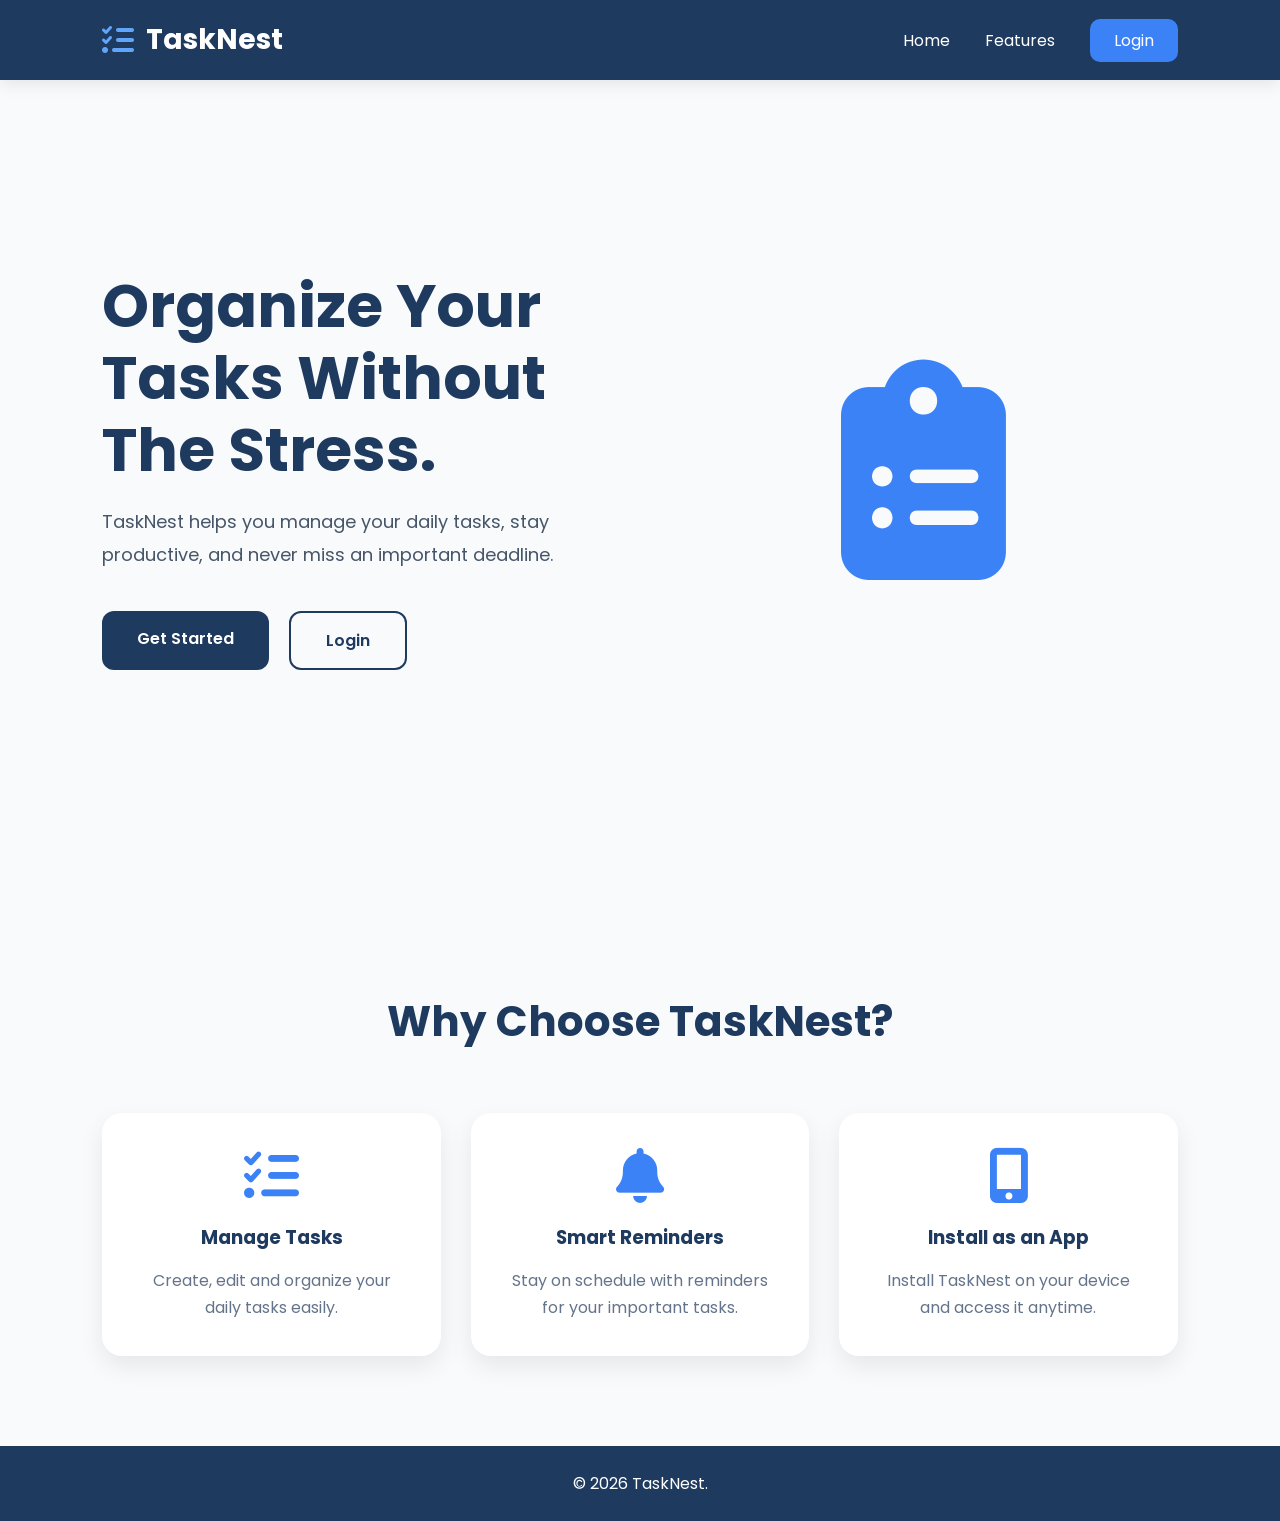
<file: index.html>
<!DOCTYPE html>
<html lang="en">

<head>

<meta charset="UTF-8">

<meta name="viewport"
content="width=device-width, initial-scale=1.0">

<title>TaskNest</title>

<link rel="preconnect" href="https://fonts.googleapis.com">

<link rel="preconnect"
href="https://fonts.gstatic.com"
crossorigin>

<link href="https://fonts.googleapis.com/css2?family=Poppins:wght@300;400;500;600;700&display=swap"
rel="stylesheet">

<link rel="stylesheet"
href="https://cdnjs.cloudflare.com/ajax/libs/font-awesome/6.6.0/css/all.min.css">

<link rel="stylesheet"
href="css/style.css">
<link rel="manifest" href="manifest.json">
<meta name="theme-color" content="#2563eb">
<link rel="icon" href="favicon.ico">
</head>

<body>
<nav class="navbar">

    <div class="logo">
        <i class="fa-solid fa-list-check"></i>
        <span>TaskNest</span>
    </div>

    <ul class="nav-links" id="navLinks">
        <li><a href="#">Home</a></li>
        <li><a href="#features">Features</a></li>
        
        <li><a href="login.html" class="login-btn">Login</a></li>
    </ul>

    <div class="menu-toggle" id="menuToggle">
        <i class="fa-solid fa-bars"></i>
    </div>

</nav>

<section class="hero">

<div class="hero-text">

<h1>

Organize Your Tasks

Without The Stress.

</h1>

<p>

TaskNest helps you manage your daily tasks,
stay productive, and never miss an important
deadline.

</p>

<div class="buttons">

<a href="signup.html"
class="primary-btn">

Get Started

</a>

<a href="login.html"
class="secondary-btn">

Login

</a>

</div>

</div>

<div class="hero-image">

<i class="fa-solid fa-clipboard-list"></i>

</div>

</section>

<section
id="features"
class="features">

<h2>

Why Choose TaskNest?

</h2>

<div class="feature-grid">

<div class="card">

<i class="fa-solid fa-list-check"></i>

<h3>

Manage Tasks

</h3>

<p>

Create, edit and organize your daily tasks easily.

</p>

</div>

<div class="card">

<i class="fa-solid fa-bell"></i>

<h3>

Smart Reminders

</h3>

<p>

Stay on schedule with reminders for your important tasks.

</p>

</div>

<div class="card">

<i class="fa-solid fa-mobile-screen-button"></i>

<h3>

Install as an App

</h3>

<p>

Install TaskNest on your device and access it anytime.

</p>

</div>

</div>

</section>

<footer
id="about">

<p>

© 2026 TaskNest.


</p>

</footer>
<script src="js/app.js"></script>
<script>
if ("serviceWorker" in navigator) {
    window.addEventListener("load", () => {
        navigator.serviceWorker
            .register("service-worker.js")
            .then(() => console.log("Service Worker Registered"))
            .catch(err => console.log(err));
    });
}
</script>
</body>

</html>
</file>
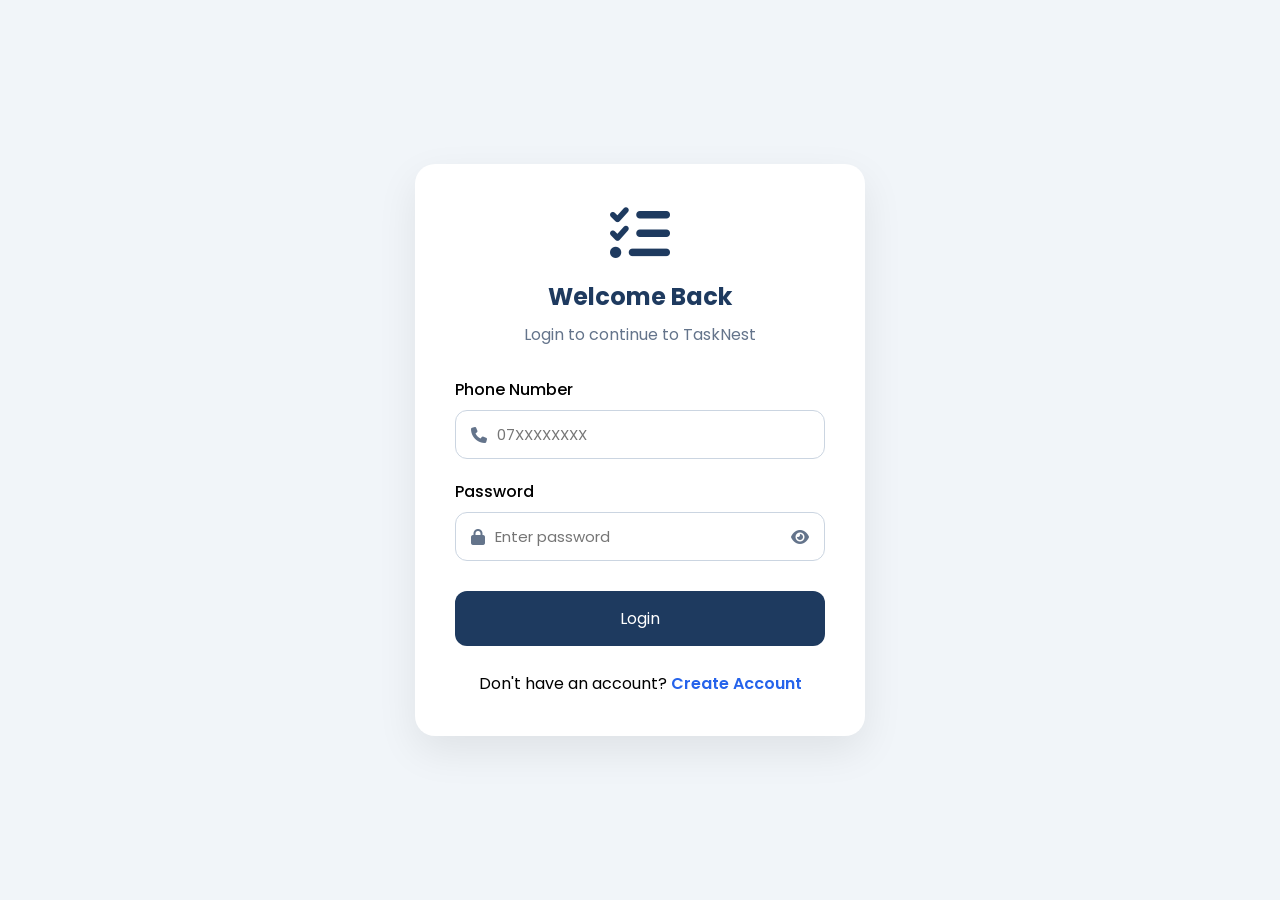
<file: login.html>
<!DOCTYPE html>
<html lang="en">

<head>

<meta charset="UTF-8">

<meta name="viewport" content="width=device-width, initial-scale=1.0">

<title>TaskNest | Login</title>

<link rel="preconnect" href="https://fonts.googleapis.com">

<link rel="preconnect" href="https://fonts.gstatic.com" crossorigin>

<link href="https://fonts.googleapis.com/css2?family=Poppins:wght@300;400;500;600;700&display=swap" rel="stylesheet">

<link rel="stylesheet"
href="https://cdnjs.cloudflare.com/ajax/libs/font-awesome/6.6.0/css/all.min.css">

<link rel="stylesheet" href="css/auth.css">
<link rel="manifest" href="manifest.json">
<meta name="theme-color" content="#2563eb">
<link rel="icon" href="favicon.ico">
</head>

<body>

<div class="auth-container">

<div class="auth-card">

<div class="logo">

<i class="fa-solid fa-list-check"></i>

<h2>Welcome Back</h2>

<p>Login to continue to TaskNest</p>

</div>

<form id="loginForm">

<div class="input-group">

<label>Phone Number</label>

<div class="input-box">

<i class="fa-solid fa-phone"></i>

<input
type="tel"
id="loginPhone"
placeholder="07XXXXXXXX"
required>

</div>

</div>

<div class="input-group">

<label>Password</label>

<div class="input-box">

<i class="fa-solid fa-lock"></i>

<input
type="password"
id="loginPassword"
placeholder="Enter password"
required>

<i class="fa-solid fa-eye toggle-password"></i>

</div>

</div>

<button type="submit" class="btn">

Login

</button>

<p class="bottom-text">

Don't have an account?

<a href="signup.html">

Create Account

</a>

</p>

</form>

</div>

</div>

<script src="js/auth.js"></script>
<script>
if ("serviceWorker" in navigator) {
    window.addEventListener("load", () => {
        navigator.serviceWorker
            .register("service-worker.js")
            .then(() => console.log("Service Worker Registered"))
            .catch(err => console.log(err));
    });
}
</script>
</body>

</html>
</file>
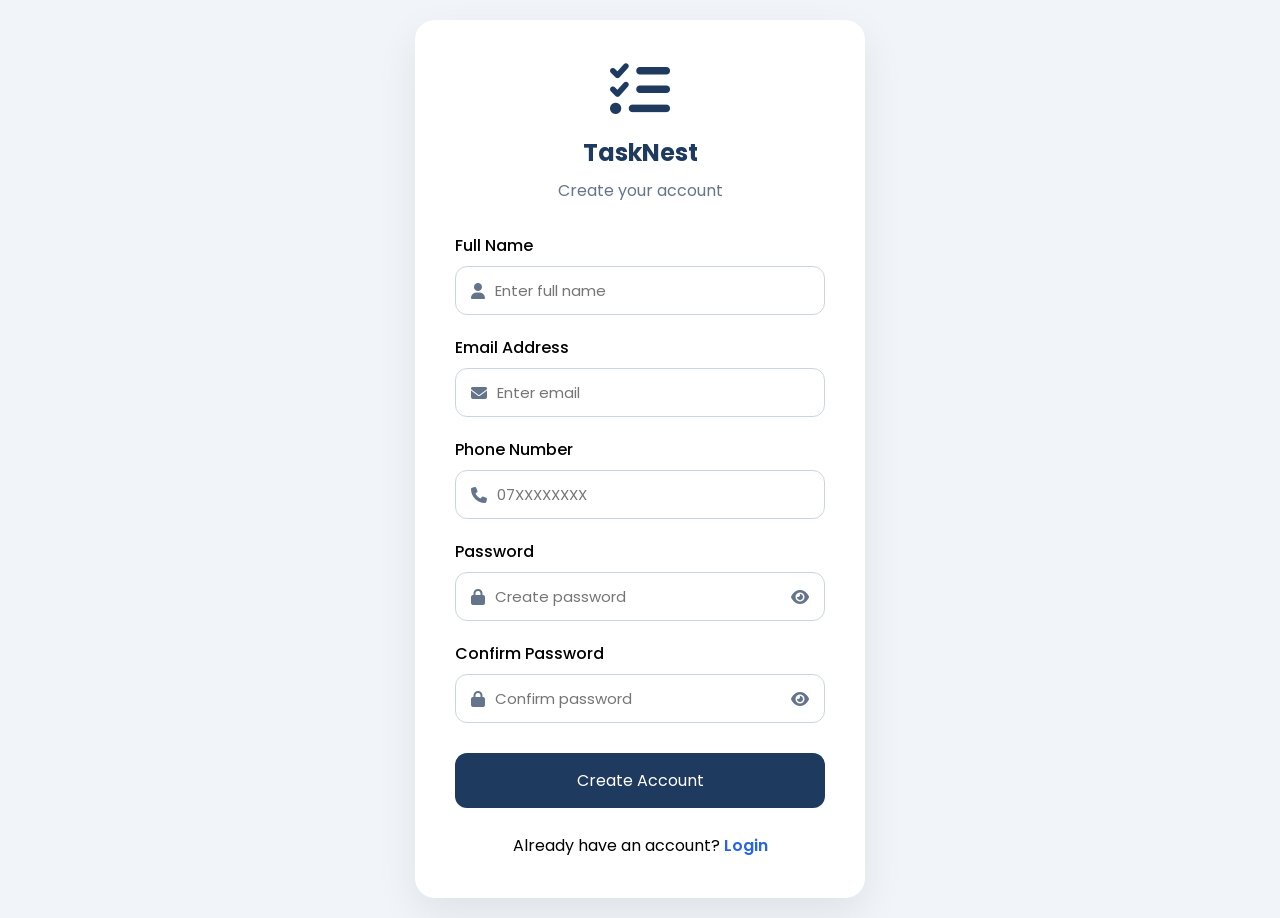
<file: signup.html>
<!DOCTYPE html>
<html lang="en">

<head>

<meta charset="UTF-8">

<meta name="viewport"
content="width=device-width, initial-scale=1.0">

<title>TaskNest | Sign Up</title>

<link rel="preconnect"
href="https://fonts.googleapis.com">

<link rel="preconnect"
href="https://fonts.gstatic.com"
crossorigin>

<link href="https://fonts.googleapis.com/css2?family=Poppins:wght@300;400;500;600;700&display=swap"
rel="stylesheet">

<link rel="stylesheet"
href="https://cdnjs.cloudflare.com/ajax/libs/font-awesome/6.6.0/css/all.min.css">

<link rel="stylesheet"
href="css/auth.css">
<link rel="manifest" href="manifest.json">
<meta name="theme-color" content="#2563eb">
<link rel="icon" href="favicon.ico">
</head>

<body>

<div class="auth-container">

<div class="auth-card">

<div class="logo">

<i class="fa-solid fa-list-check"></i>

<h2>TaskNest</h2>

<p>Create your account</p>

</div>

<form id="signupForm">

<div class="input-group">

<label>Full Name</label>

<div class="input-box">

<i class="fa-solid fa-user"></i>

<input
type="text"
id="name"
placeholder="Enter full name"
required>

</div>

</div>

<div class="input-group">

<label>Email Address</label>

<div class="input-box">

<i class="fa-solid fa-envelope"></i>

<input
type="email"
id="email"
placeholder="Enter email"
required>

</div>

</div>

<div class="input-group">

<label>Phone Number</label>

<div class="input-box">

<i class="fa-solid fa-phone"></i>

<input
type="tel"
id="phone"
placeholder="07XXXXXXXX"
required>

</div>

</div>

<div class="input-group">

<label>Password</label>

<div class="input-box">

<i class="fa-solid fa-lock"></i>

<input
type="password"
id="password"
placeholder="Create password"
required>

<i class="fa-solid fa-eye toggle-password"></i>

</div>

</div>

<div class="input-group">

<label>Confirm Password</label>

<div class="input-box">

<i class="fa-solid fa-lock"></i>

<input
type="password"
id="confirmPassword"
placeholder="Confirm password"
required>

<i class="fa-solid fa-eye toggle-password"></i>

</div>

</div>

<button
type="submit"
class="btn">

Create Account

</button>

<p class="bottom-text">

Already have an account?

<a href="login.html">

Login

</a>

</p>

</form>

</div>

</div>

<script src="js/auth.js"></script>
<script>
if ("serviceWorker" in navigator) {
    window.addEventListener("load", () => {
        navigator.serviceWorker
            .register("service-worker.js")
            .then(() => console.log("Service Worker Registered"))
            .catch(err => console.log(err));
    });
}
</script>
</body>

</html>
</file>
<file: css/style.css>
/* ==========================
   GOOGLE FONT
========================== */

*{
    margin:0;
    padding:0;
    box-sizing:border-box;
    font-family:'Poppins',sans-serif;
}

html{
    scroll-behavior:smooth;
}

body{
    background:#F8FAFC;
    color:#1E293B;
    overflow-x:hidden;
}

/* ==========================
   NAVBAR
========================== */

.navbar{
    width:100%;
    height:80px;
    background:#1E3A5F;
    display:flex;
    justify-content:space-between;
    align-items:center;
    padding:0 8%;
    position:fixed;
    top:0;
    left:0;
    z-index:1000;
    box-shadow:0 5px 15px rgba(0,0,0,.08);
}

.logo{
    display:flex;
    align-items:center;
    gap:12px;
    color:#fff;
    font-size:28px;
    font-weight:700;
}

.logo i{
    font-size:32px;
    color:#60A5FA;
}

.nav-links{
    display:flex;
    align-items:center;
    list-style:none;
    gap:35px;
}

.nav-links a{
    text-decoration:none;
    color:#fff;
    font-size:16px;
    transition:.3s;
}

.nav-links a:hover{
    color:#93C5FD;
}

.login-btn{
    background:#3B82F6;
    padding:10px 24px;
    border-radius:10px;
    transition:.3s;
}

.login-btn:hover{
    background:#2563EB;
}

/* ==========================
   HERO
========================== */

.hero{
    min-height:100vh;
    display:grid;
    grid-template-columns:repeat(2,1fr);
    align-items:center;
    gap:60px;
    padding:120px 8% 80px;
}

.hero-text h1{
    font-size:60px;
    line-height:1.2;
    margin-bottom:20px;
    color:#1E3A5F;
}

.hero-text p{
    font-size:18px;
    color:#475569;
    line-height:1.8;
    margin-bottom:40px;
}

.buttons{
    display:flex;
    gap:20px;
}

.primary-btn,
.secondary-btn{
    text-decoration:none;
    padding:15px 35px;
    border-radius:12px;
    font-weight:600;
    transition:.3s;
}

.primary-btn{
    background:#1E3A5F;
    color:#fff;
}

.primary-btn:hover{
    background:#16324F;
    transform:translateY(-3px);
}

.secondary-btn{
    border:2px solid #1E3A5F;
    color:#1E3A5F;
}

.secondary-btn:hover{
    background:#1E3A5F;
    color:#fff;
}

.hero-image{
    display:flex;
    justify-content:center;
    align-items:center;
}

.hero-image i{
    font-size:220px;
    color:#3B82F6;
    animation:float 4s ease-in-out infinite;
}

/* ==========================
   FEATURES
========================== */

.features{
    padding:90px 8%;
    text-align:center;
}

.features h2{
    font-size:42px;
    color:#1E3A5F;
    margin-bottom:60px;
}

.feature-grid{
    display:grid;
    grid-template-columns:repeat(3,1fr);
    gap:30px;
}

.card{
    background:#fff;
    padding:35px;
    border-radius:20px;
    box-shadow:0 10px 25px rgba(0,0,0,.08);
    transition:.35s;
}

.card:hover{
    transform:translateY(-10px);
}

.card i{
    font-size:55px;
    color:#3B82F6;
    margin-bottom:20px;
}

.card h3{
    margin-bottom:15px;
    color:#1E3A5F;
}

.card p{
    color:#64748B;
    line-height:1.7;
}

/* ==========================
   FOOTER
========================== */

footer{
    background:#1E3A5F;
    color:#fff;
    text-align:center;
    padding:25px;
}

/* ==========================
   ANIMATION
========================== */

@keyframes float{

0%{
transform:translateY(0);
}

50%{
transform:translateY(-18px);
}

100%{
transform:translateY(0);
}

}

/* ==========================
   RESPONSIVE
========================== */

@media(max-width:992px){

.hero{
grid-template-columns:1fr;
text-align:center;
}

.buttons{
justify-content:center;
}

.hero-text h1{
font-size:48px;
}

.feature-grid{
grid-template-columns:1fr;
}

.hero-image{
margin-top:20px;
}

.hero-image i{
font-size:170px;
}

}

@media(max-width:768px){

.navbar{
padding:0 20px;
}

.nav-links{
display:none;
}

.hero{
padding:110px 25px 60px;
}

.hero-text h1{
font-size:38px;
}

.hero-text p{
font-size:16px;
}

.buttons{
flex-direction:column;
}

.primary-btn,
.secondary-btn{
width:100%;
text-align:center;
}

.features h2{
font-size:32px;
}

.card{
padding:25px;
}

.hero-image i{
font-size:130px;
}

}
/* ==========================
   MOBILE MENU
========================== */

.menu-toggle{
    display:none;
    font-size:28px;
    color:#fff;
    cursor:pointer;
}

@media(max-width:768px){

    .menu-toggle{
        display:block;
    }

    .nav-links{
        position:absolute;
        top:80px;
        left:0;
        width:100%;
        background:#1E3A5F;
        flex-direction:column;
        gap:20px;
        padding:25px 0;
        display:none;
    }

    .nav-links.active{
        display:flex;
    }

    .nav-links li{
        width:100%;
        text-align:center;
    }

    .login-btn{
        display:inline-block;
    }
}
</file>
<file: css/auth.css>
*{
margin:0;
padding:0;
box-sizing:border-box;
font-family:'Poppins',sans-serif;
}

body{

background:#F1F5F9;

display:flex;

justify-content:center;

align-items:center;

min-height:100vh;

padding:20px;

}

.auth-container{

width:100%;

display:flex;

justify-content:center;

}

.auth-card{

background:white;

width:100%;

max-width:450px;

padding:40px;

border-radius:20px;

box-shadow:0 15px 40px rgba(0,0,0,.08);

}

.logo{

text-align:center;

margin-bottom:30px;

}

.logo i{

font-size:60px;

color:#1E3A5F;

margin-bottom:15px;

}

.logo h2{

color:#1E3A5F;

margin-bottom:8px;

}

.logo p{

color:#64748B;

}

.input-group{

margin-bottom:20px;

}

.input-group label{

display:block;

margin-bottom:8px;

font-weight:500;

}

.input-box{

display:flex;

align-items:center;

border:1px solid #CBD5E1;

border-radius:12px;

padding:12px 15px;

}

.input-box i{

color:#64748B;

}

.input-box input{

flex:1;

border:none;

outline:none;

padding-left:10px;

font-size:15px;

}

.toggle-password{

cursor:pointer;

}

.btn{

width:100%;

background:#1E3A5F;

color:white;

border:none;

padding:15px;

border-radius:12px;

font-size:16px;

cursor:pointer;

transition:.3s;

margin-top:10px;

}

.btn:hover{

background:#16324F;

}

.bottom-text{

text-align:center;

margin-top:25px;

}

.bottom-text a{

color:#2563EB;

text-decoration:none;

font-weight:600;

}

@media(max-width:480px){

.auth-card{

padding:25px;

}

.logo i{

font-size:50px;

}

}
</file>
